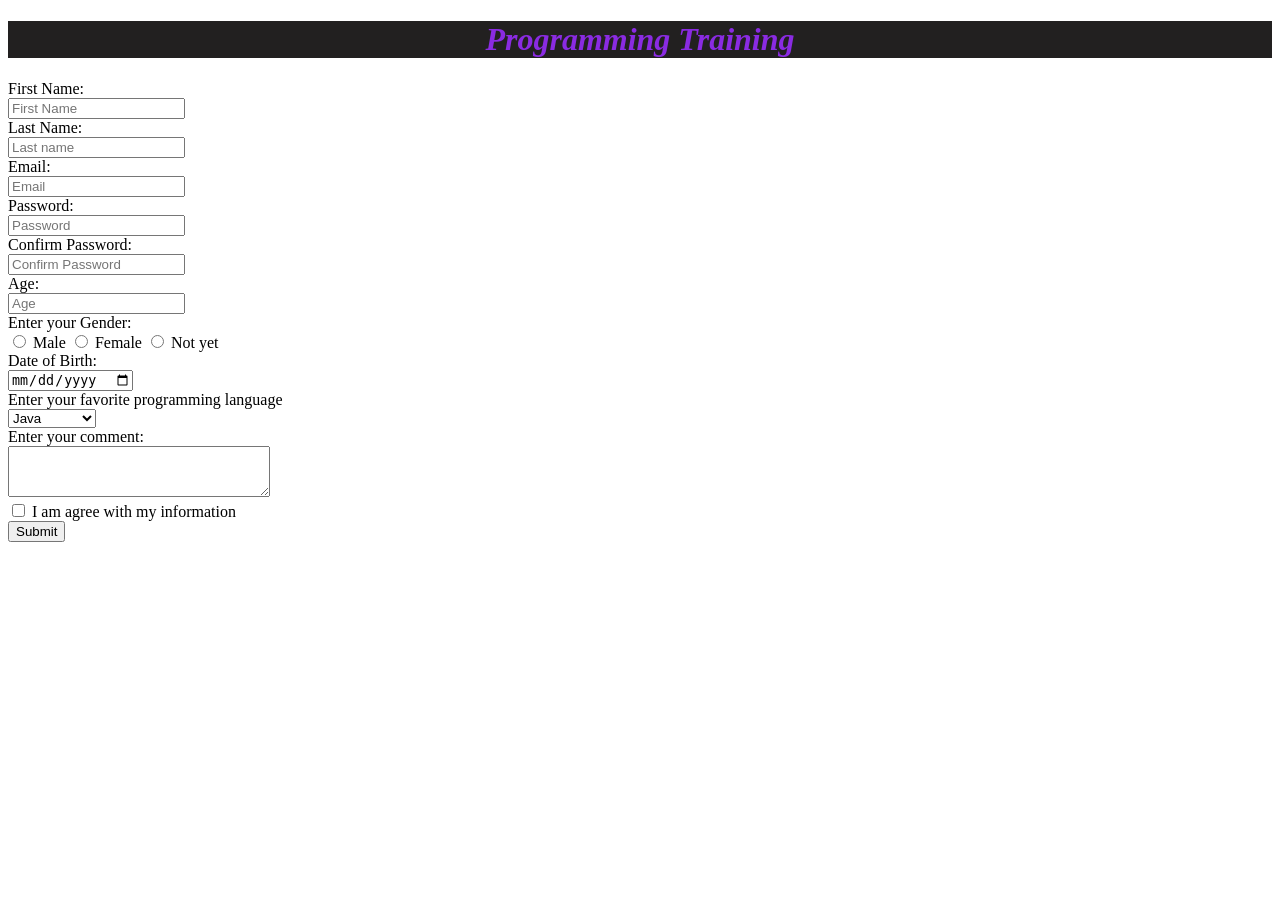
<file: index2.html>
<!DOCTYPE html>
<html lang="en">

<head>
    <meta charset="UTF-8">
    <meta name="viewport" content="width=device-width, initial-scale=1.0">
    <title>course</title>
    <link rel="stylesheet" href="style.css">
</head>
    <h1 class="programming">Programming Training</h1>
<body class="body">
    <form method="post">
        <div>
            <label for="First_Name">First Name: </label>
            <div>
                <input type="text" id="First_Name" placeholder="First Name" required>
            </div>
        </div>
        <div>
        <label for="Last_Name">Last Name: </label>
        <div>
            <input type="text" id="Last_Name" placeholder="Last name" required>
            </div>
        </div>
        <div>
            <label for="Email"> Email:</label>
            <div>
                <input type="email" id="Email" placeholder="Email" required>
            </div>
        </div>
        <div>
            <label for="Password">Password:</label>
            <div>
                <input type="password" id="Password" placeholder="Password" required>
            </div>
        </div>
        <div>
            <label for="confirm_Password">Confirm Password:</label>
            <div>
                <input type="password" id="confirm_Password" placeholder="Confirm Password" required>
            </div>
        </div>
        <div>
            <label for="Age">Age:</label>
            <div>
                <input type="number" id="Age" placeholder="Age" required>
            </div>
        </div>
        <div>
            <div>
                <label>Enter your Gender:</label>
            </div>
            <input type="radio" name="Gender" id="Male" required>
            <label for="Male">Male</label>
            <input type="radio" name="Gender" id="Female" required>
            <label for="Female" >Female</label>
            <input type="radio" name="Gender" id="not" required>
            <label for="not">Not yet</label>
        </div>
        <div>
            <label for="Date_of_Birthday">Date of Birth:</label>
            <div>
                <input type="date" id="Date_of_Birthday" required>
            </div>
        </div>
        <div>
            <label for="Planguage">Enter your favorite programming language</label>
            <div>
                <select id="Planguage">
                    <option value="Java">Java</option>
                    <option value="Python">Python</option>
                    <option value="C++">C++</option>
                    <option value="C">C</option>
                    <option value="Java Script">Java Script</option>
                    <option value="C#"> C# </option>
                    <option value="select">other</option>
                </select>
            </div>
        </div>
        <div>
            <label for="comment">Enter your comment:</label>
            <div>
                <textarea name="comment" id="comment" cols="30" rows="3"></textarea>
            </div>
        </div>
        <div>
            <input type="checkbox" name="approve" id="approve" required>
            <label for="approve">I am agree with my information</label>
        </div>
       <button>Submit</button>
    </form>
</body>
</html>
</file>
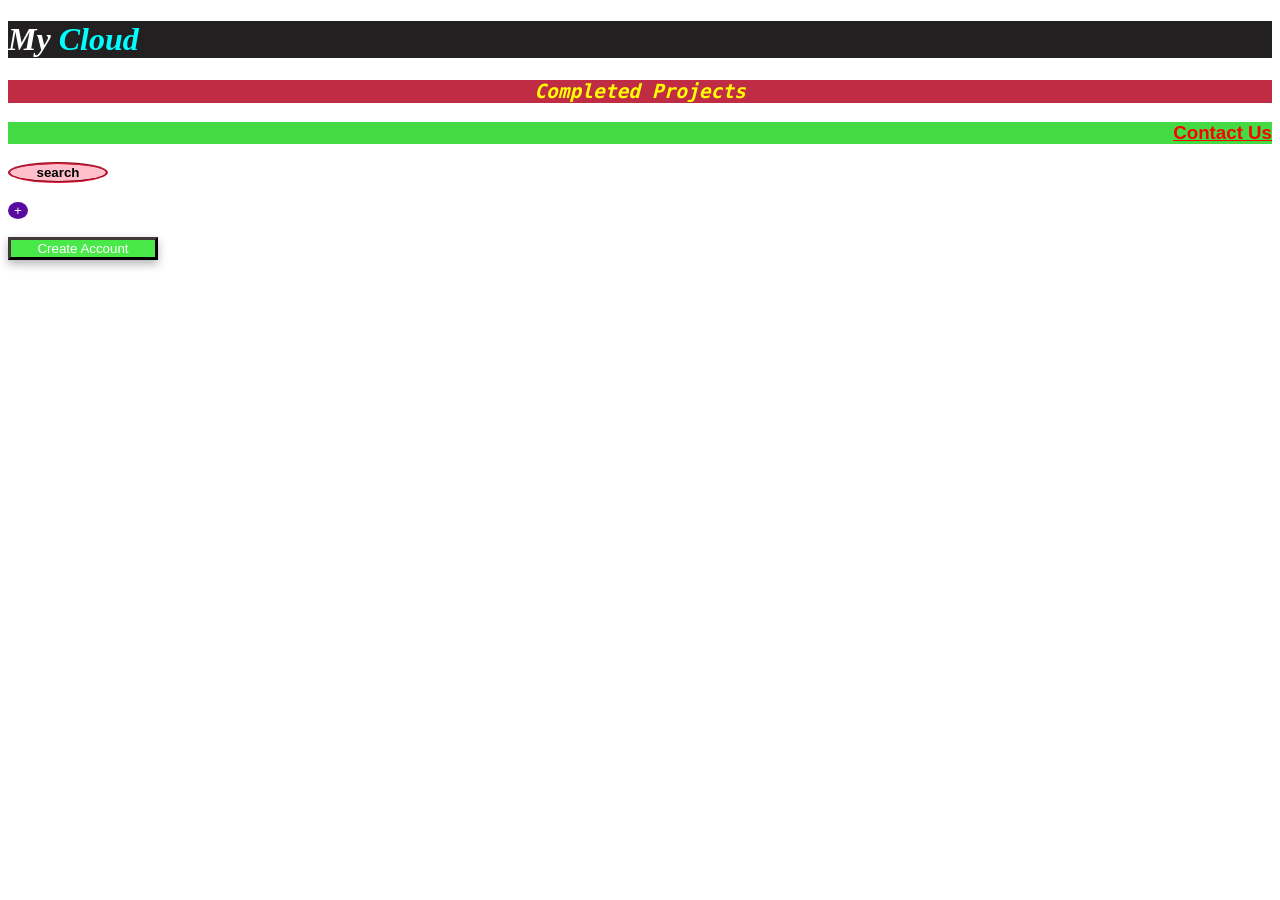
<file: index3.html>
<!DOCTYPE html>
<html lang="en">
<head>
    <meta charset="UTF-8">
    <meta name="viewport" content="width=device-width, initial-scale=1.0">
    <title>Document</title>
    <link rel="stylesheet" href="style.css">
</head>
<body>

        <h1>My <span>Cloud</span></h1>
        <h2 >Completed Projects</h2>
        <h3>Contact Us</h3>
<button class="one"> search </button>
<br>
<br>
<button class="two"> + </button>
<br>
<br>
<button class="three">Create Account</button>
</body>
</html>
</file>
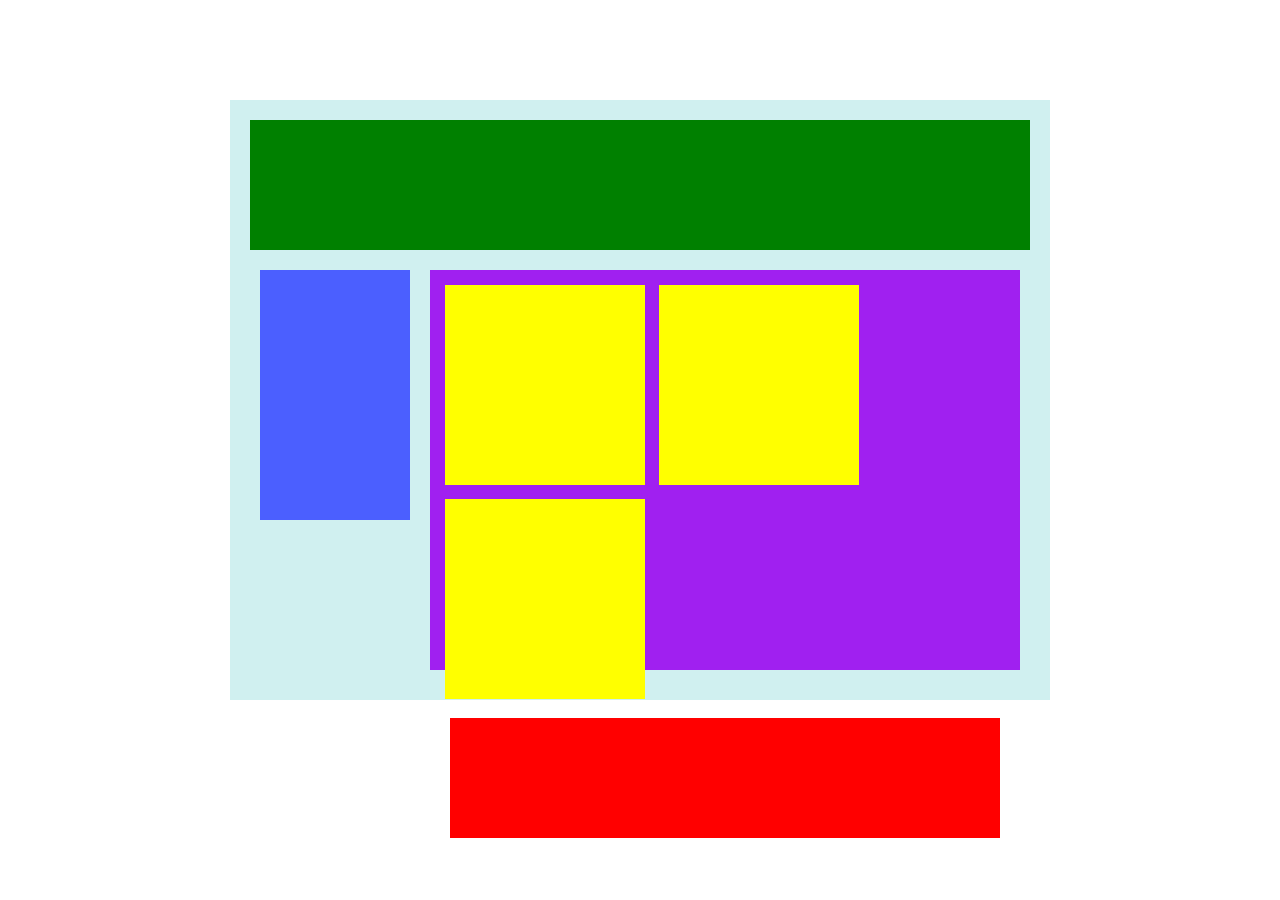
<file: flex project/flex.html>
<!DOCTYPE html>
<html lang="en">
<head>
    <meta charset="UTF-8">
    <meta name="viewport" content="width=device-width, initial-scale=1.0">
    <title>flex square</title>
    <link rel="stylesheet" href="flex.css">
</head>
<body>
    <div class="container">
        <div class="top_nav"></div>
        <div class="content">
            <div class="side_nav"></div>
            <div class="main">
                    <div class="sub_content"></div>
                    <div class="sub_content"></div>
                    <div class="sub_content"></div>
                    <div class="bottom"></div>
            </div>
        </div>
    </div>
</body>
</html>
</file>
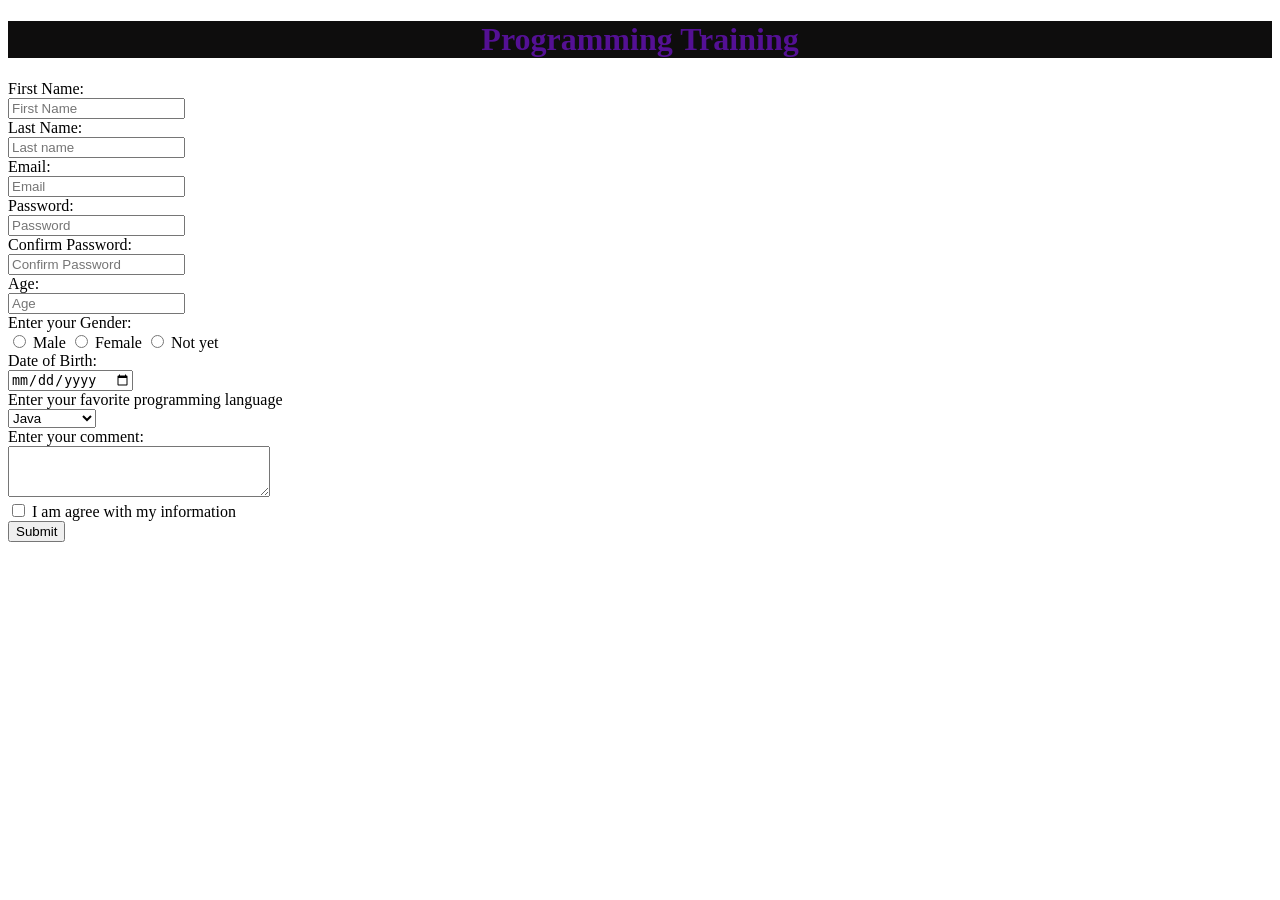
<file: form/programming form.html>
<!DOCTYPE html>
<html lang="en">

<head>
    <meta charset="UTF-8">
    <meta name="viewport" content="width=device-width, initial-scale=1.0">
    <title>course</title>
    <link rel="stylesheet" href="form.css">
</head>
    <h1 class="programming">Programming Training</h1>
<body class="body">
    <form method="post">
        <div>
            <label for="First_Name">First Name: </label>
            <div>
                <input type="text" id="First_Name" placeholder="First Name" required>
            </div>
        </div>
        <div>
        <label for="Last_Name">Last Name: </label>
        <div>
            <input type="text" id="Last_Name" placeholder="Last name" required>
            </div>
        </div>
        <div>
            <label for="Email"> Email:</label>
            <div>
                <input type="email" id="Email" placeholder="Email" required>
            </div>
        </div>
        <div>
            <label for="Password">Password:</label>
            <div>
                <input type="password" id="Password" placeholder="Password" required>
            </div>
        </div>
        <div>
            <label for="confirm_Password">Confirm Password:</label>
            <div>
                <input type="password" id="confirm_Password" placeholder="Confirm Password" required>
            </div>
        </div>
        <div>
            <label for="Age">Age:</label>
            <div>
                <input type="number" id="Age" placeholder="Age" required>
            </div>
        </div>
        <div>
            <div>
                <label>Enter your Gender:</label>
            </div>
            <input type="radio" name="Gender" id="Male" required>
            <label for="Male">Male</label>
            <input type="radio" name="Gender" id="Female" required>
            <label for="Female" >Female</label>
            <input type="radio" name="Gender" id="not" required>
            <label for="not">Not yet</label>
        </div>
        <div>
            <label for="Date_of_Birthday">Date of Birth:</label>
            <div>
                <input type="date" id="Date_of_Birthday" required>
            </div>
        </div>
        <div>
            <label for="Planguage">Enter your favorite programming language</label>
            <div>
                <select id="Planguage">
                    <option value="Java">Java</option>
                    <option value="Python">Python</option>
                    <option value="C++">C++</option>
                    <option value="C">C</option>
                    <option value="Java Script">Java Script</option>
                    <option value="C#"> C# </option>
                    <option value="select">other</option>
                </select>
            </div>
        </div>
        <div>
            <label for="comment">Enter your comment:</label>
            <div>
                <textarea name="comment" id="comment" cols="30" rows="3"></textarea>
            </div>
        </div>
        <div>
            <input type="checkbox" name="approve" id="approve" required>
            <label for="approve">I am agree with my information</label>
        </div>
       <button>Submit</button>
    </form>
</body>
</html>
</file>
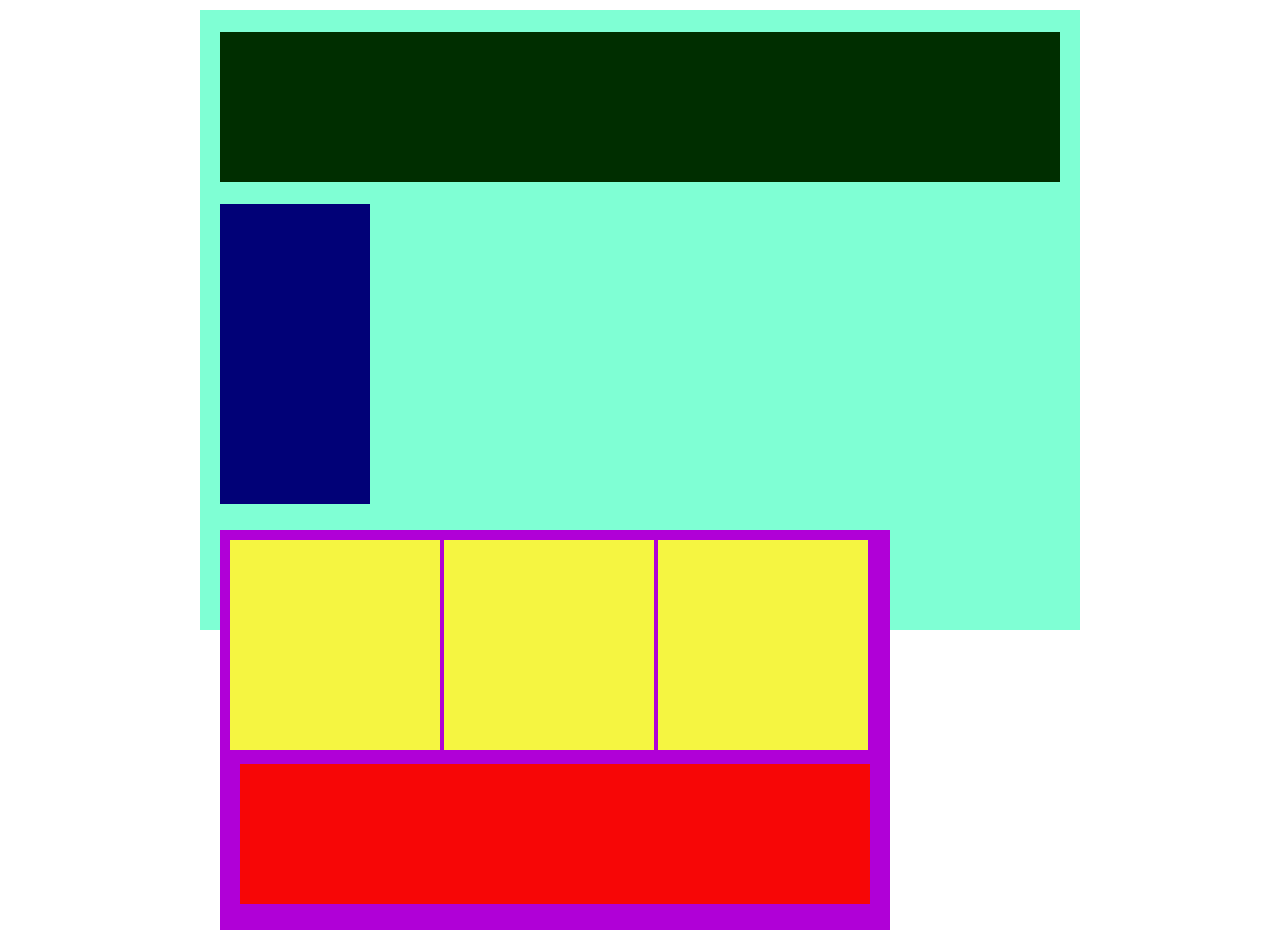
<file: inline-block/inline-block.html>
<!DOCTYPE html>
<html lang="en">
<head>
    <meta charset="UTF-8">
    <meta name="viewport" content="width=device-width, initial-scale=1.0">
    <title>inline block square</title>
    <link rel="stylesheet" href="inline-block.css">
</head>
<body>
    <div class="container">
        <div class="top_nav"></div>
        <div class="side_nav"></div>
        <div class="main">
            <div class="sub_content"></div>
            <div class="sub_content"></div>
            <div class="sub_content"></div>
            <div id="advertisement"></div>
        </div>
    </div>
</body>
</html>
</file>
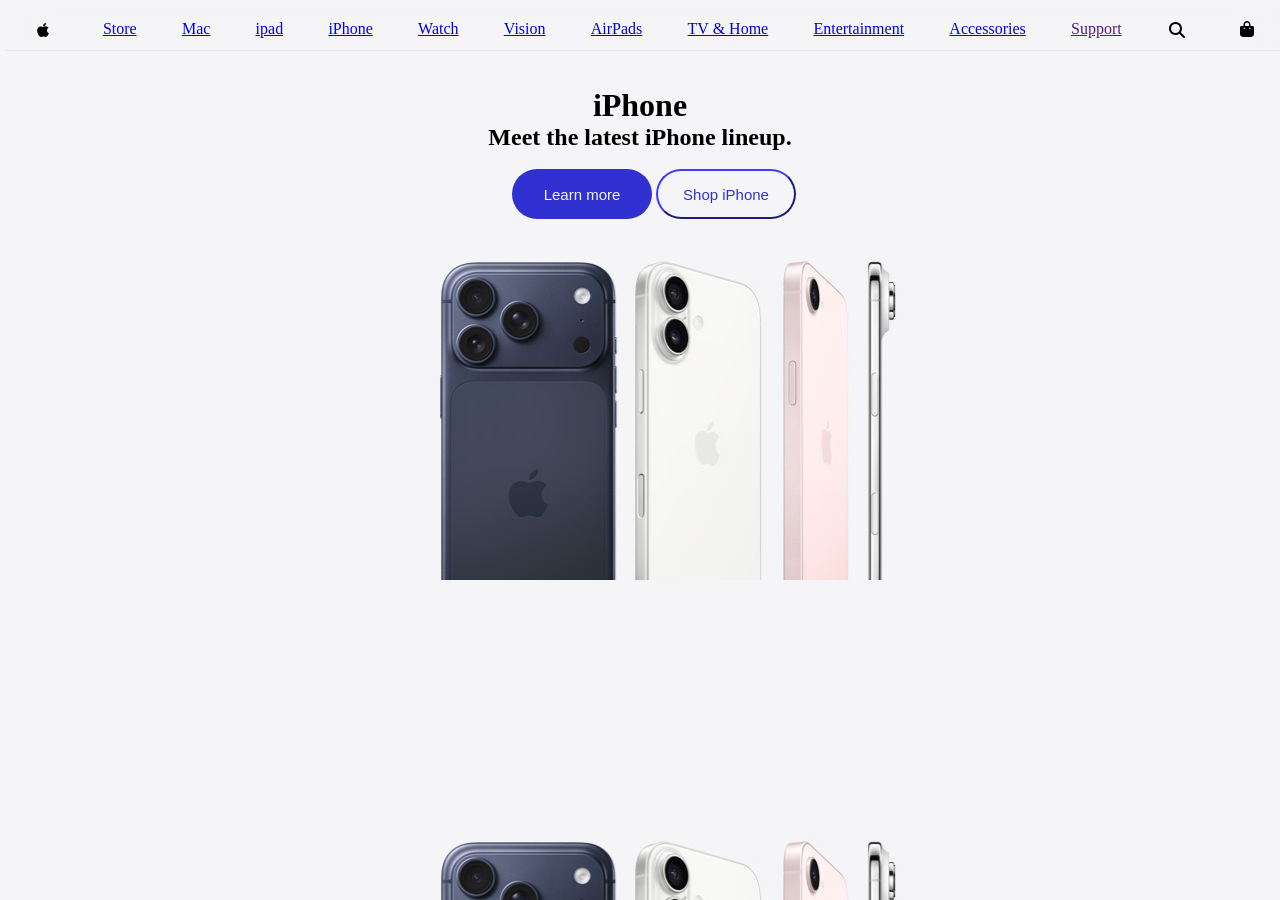
<file: iPhone/iPhone.html>
<!DOCTYPE html>
<html lang="en">
<head>
    <meta charset="UTF-8">
    <meta name="viewport" content="width=device-width, initial-scale=1.0">
    <title>iPhone</title>
    <link rel="stylesheet" href="iPhone.css">
    <link rel="stylesheet" href="https://cdnjs.cloudflare.com/ajax/libs/font-awesome/6.5.1/css/all.min.css">
</head>
<body>
    <div class="navbar">
    <img class="apple" src="image/apple-brands-solid-full.svg" alt="apple logo">   
    <a href="#" class="store">Store</a> 
    <a href="#" class="mac">Mac</a>
    <a href="#" class="ipad">ipad</a>
    <a href="#" class="iPhone">iPhone</a>
    <a href="#" class="Watch">Watch</a>
    <a href="#" class="Vision">Vision</a>
    <a href="#" class="AirPads">AirPads</a>
    <a href="#" class="TV">TV & Home</a>
    <a href="#" class="Entertainment">Entertainment</a>
    <a href="#" class="Accessories">Accessories</a>
    <a href="" class="Support">Support</a>
    <img class="search" src="image/magnifying-glass-solid-full (2).svg" alt="search logo">
    <img class="shopping" src="image/bag-shopping-solid-full.svg" alt="shopping logo">
    </div>
    <br>
    <br>
    <div class="main">
        <h1>iPhone</h1>
        <h5> Meet the latest iPhone lineup.</h5>
        <br>
        <a href="#"><button id="Learn">Learn more</button></a>
        <a href="#"><button id="Shop">Shop iPhone</button></a>
    </div>
</body>
</html>
</file>
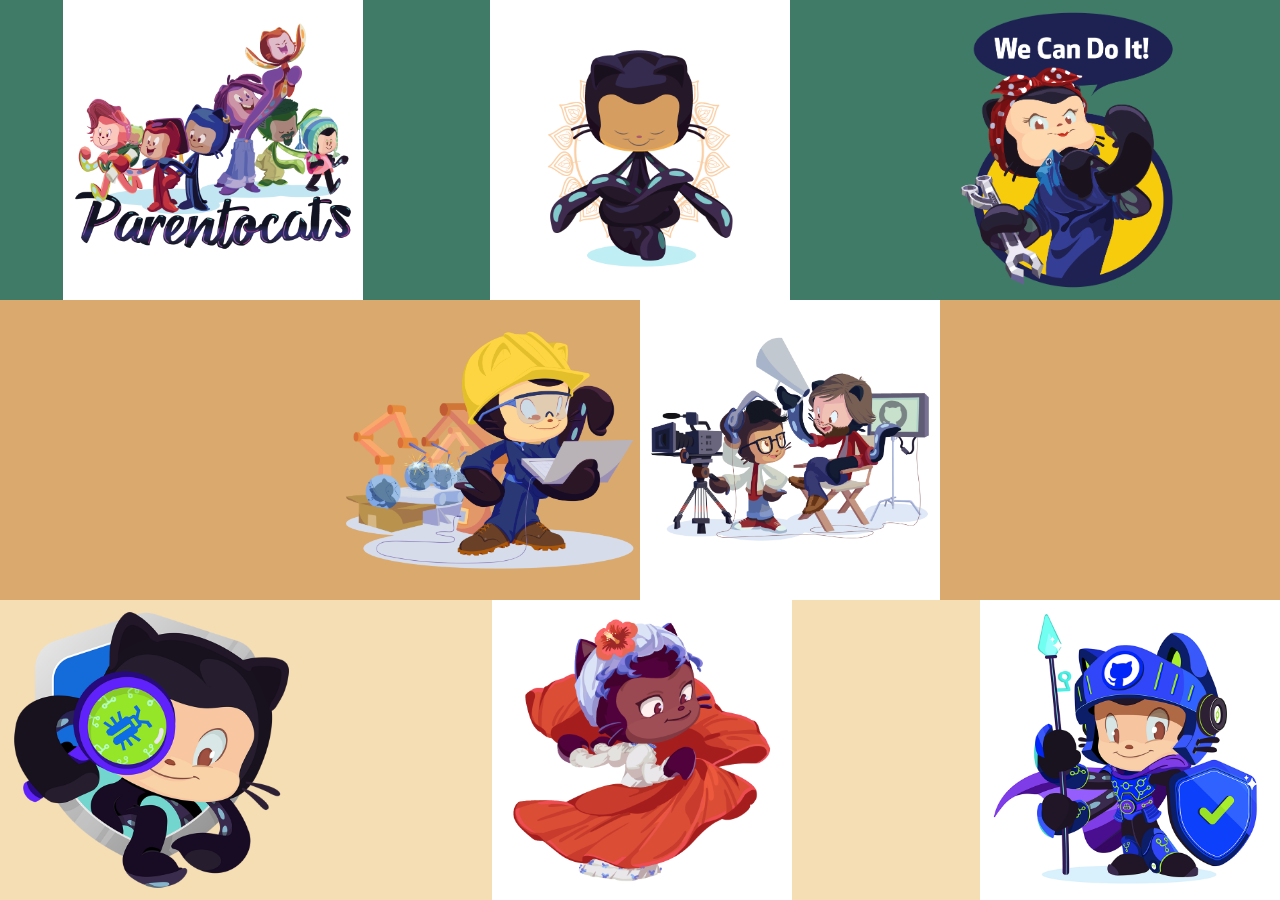
<file: main&cross axis/main&cross axis task.html>
<!DOCTYPE html>
<html lang="en">
<head>
    <meta charset="UTF-8">
    <meta name="viewport" content="width=device-width, initial-scale=1.0">
    <title>Document</title>
    <link rel="stylesheet" href="main&cross axis.css">
    <link rel="stylesheet" href="">
</head>
<body>
    <div class="first">
        <img src="image/Parentocats_FULL4.png" alt="github image">
        <img src="image/yogitocat5.png" alt="github image">
        <img src="image/mona-the-rivetertocat6.png" alt="github image">
    
    </div>
    <div class="second">
        <img src="image/manufacturetocat7.png" alt="github image">
        <img src="image/filmtocats8.png" alt="github image">
    </div>
    <div class="third">    
        <img src="image/securitocat.png" alt="github image">
        <img src="image/Octodex2.png" alt="github image">
        <img src="image/securityknightocat3.png" alt="github image">
    </div>
</body>
</html>
</file>
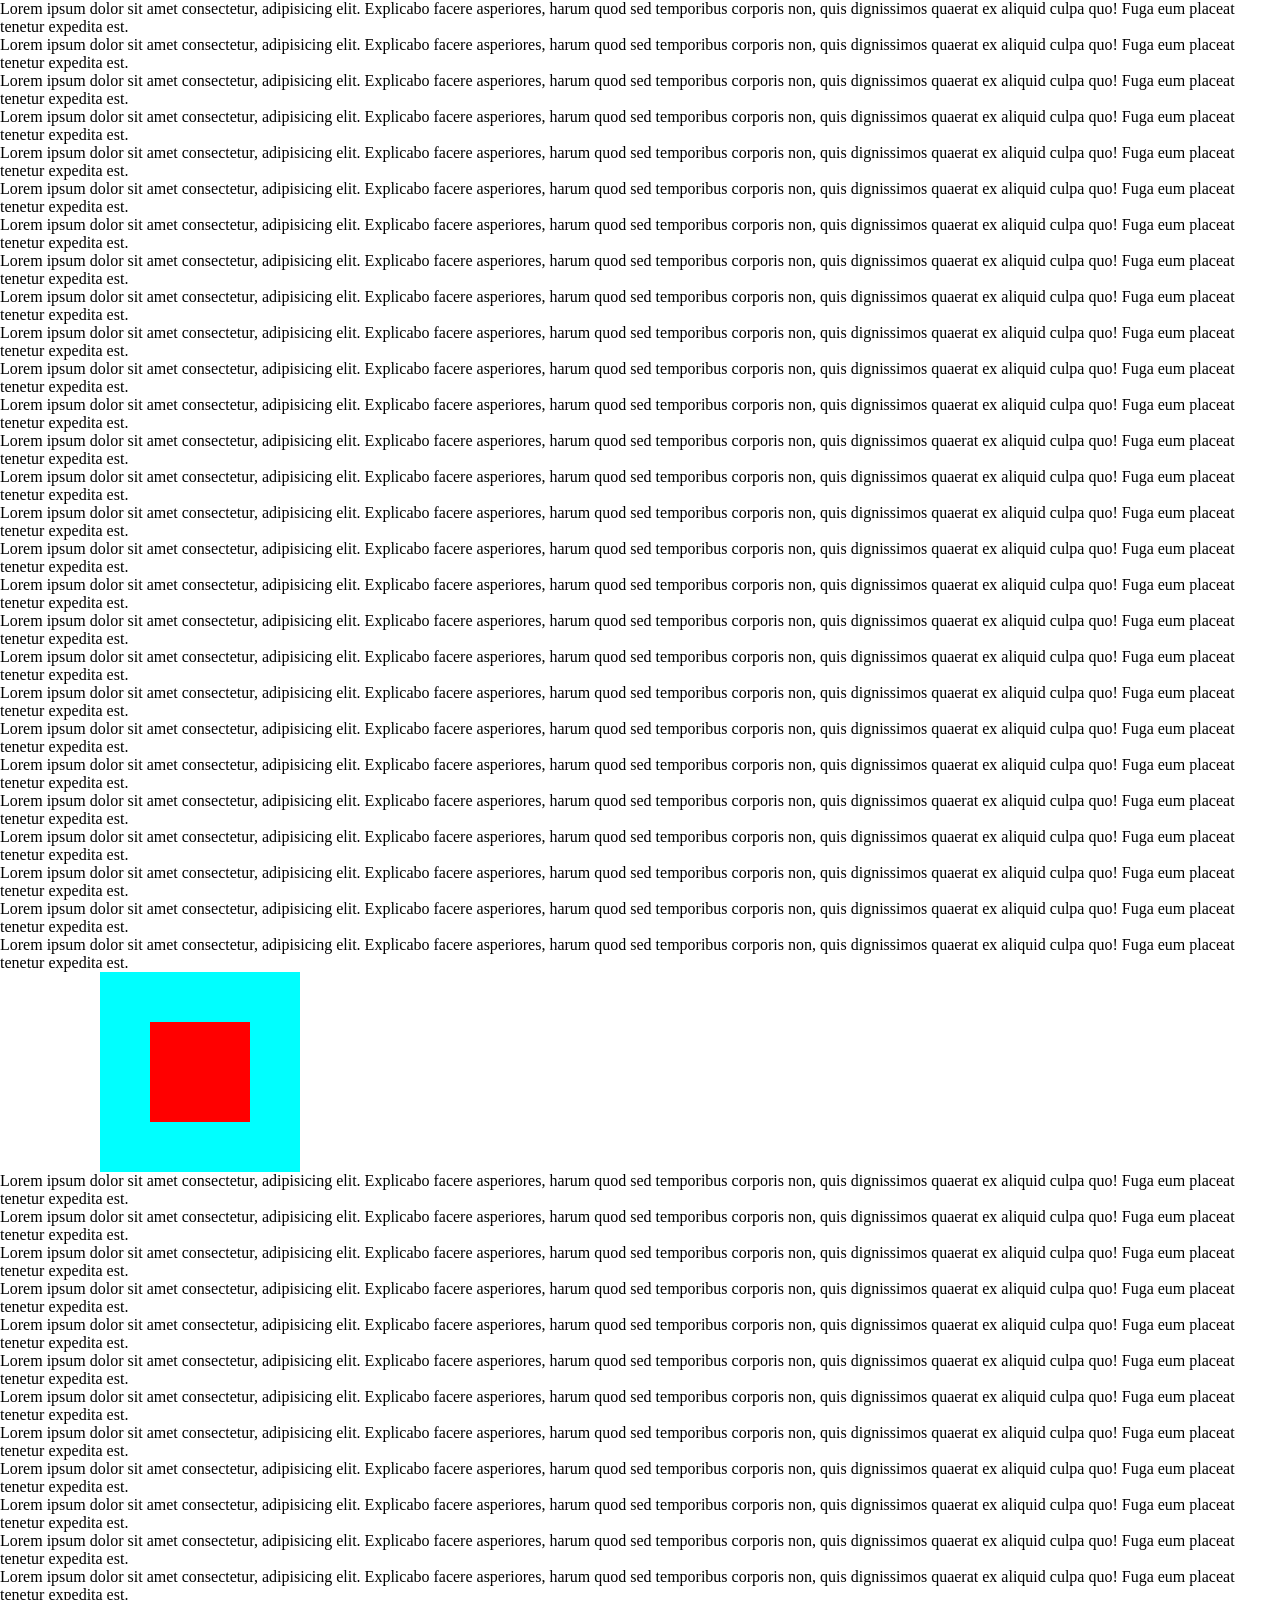
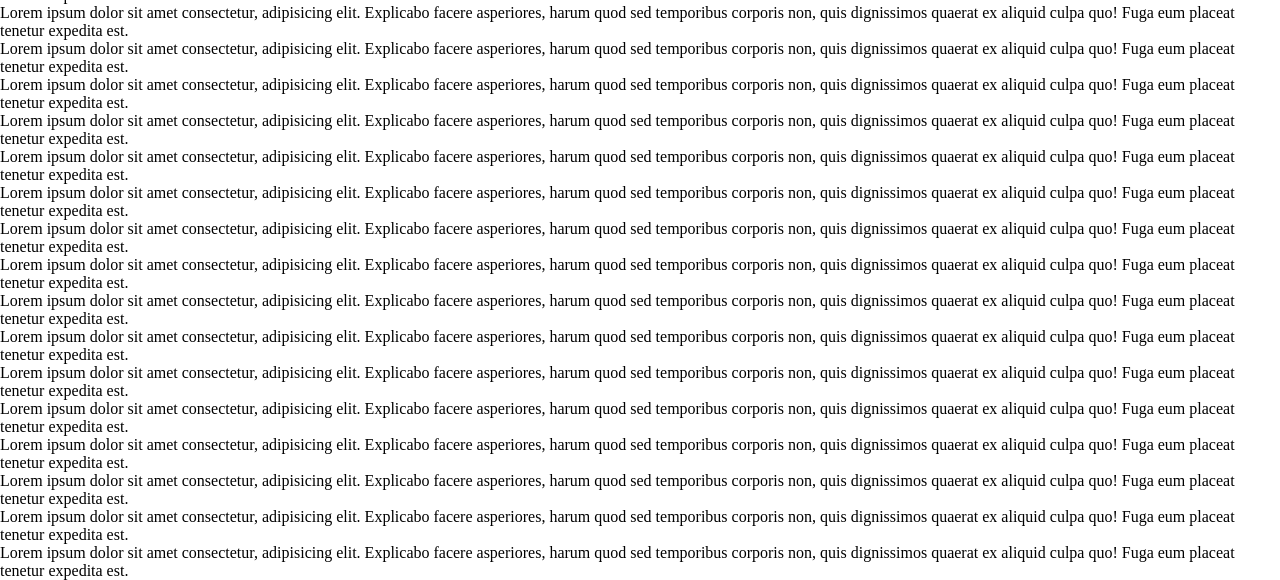
<file: position/position.html>
<!DOCTYPE html>
<html lang="en">
<head>
    <meta charset="UTF-8">
    <meta name="viewport" content="width=device-width, initial-scale=1.0">
    <title>position</title>
    <link rel="stylesheet" href="position.css">
</head>
<body>
    <p>Lorem ipsum dolor sit amet consectetur, adipisicing elit. Explicabo facere asperiores, harum quod sed temporibus corporis non, quis dignissimos quaerat ex aliquid culpa quo! Fuga eum placeat tenetur expedita est.</p>
    <p>Lorem ipsum dolor sit amet consectetur, adipisicing elit. Explicabo facere asperiores, harum quod sed temporibus corporis non, quis dignissimos quaerat ex aliquid culpa quo! Fuga eum placeat tenetur expedita est.</p>
    <p>Lorem ipsum dolor sit amet consectetur, adipisicing elit. Explicabo facere asperiores, harum quod sed temporibus corporis non, quis dignissimos quaerat ex aliquid culpa quo! Fuga eum placeat tenetur expedita est.</p>
    <p>Lorem ipsum dolor sit amet consectetur, adipisicing elit. Explicabo facere asperiores, harum quod sed temporibus corporis non, quis dignissimos quaerat ex aliquid culpa quo! Fuga eum placeat tenetur expedita est.</p>
    <p>Lorem ipsum dolor sit amet consectetur, adipisicing elit. Explicabo facere asperiores, harum quod sed temporibus corporis non, quis dignissimos quaerat ex aliquid culpa quo! Fuga eum placeat tenetur expedita est.</p>
    <p>Lorem ipsum dolor sit amet consectetur, adipisicing elit. Explicabo facere asperiores, harum quod sed temporibus corporis non, quis dignissimos quaerat ex aliquid culpa quo! Fuga eum placeat tenetur expedita est.</p>
    <p>Lorem ipsum dolor sit amet consectetur, adipisicing elit. Explicabo facere asperiores, harum quod sed temporibus corporis non, quis dignissimos quaerat ex aliquid culpa quo! Fuga eum placeat tenetur expedita est.</p>
    <p>Lorem ipsum dolor sit amet consectetur, adipisicing elit. Explicabo facere asperiores, harum quod sed temporibus corporis non, quis dignissimos quaerat ex aliquid culpa quo! Fuga eum placeat tenetur expedita est.</p>
    <p>Lorem ipsum dolor sit amet consectetur, adipisicing elit. Explicabo facere asperiores, harum quod sed temporibus corporis non, quis dignissimos quaerat ex aliquid culpa quo! Fuga eum placeat tenetur expedita est.</p>
    <p>Lorem ipsum dolor sit amet consectetur, adipisicing elit. Explicabo facere asperiores, harum quod sed temporibus corporis non, quis dignissimos quaerat ex aliquid culpa quo! Fuga eum placeat tenetur expedita est.</p>
    <p>Lorem ipsum dolor sit amet consectetur, adipisicing elit. Explicabo facere asperiores, harum quod sed temporibus corporis non, quis dignissimos quaerat ex aliquid culpa quo! Fuga eum placeat tenetur expedita est.</p>
    <p>Lorem ipsum dolor sit amet consectetur, adipisicing elit. Explicabo facere asperiores, harum quod sed temporibus corporis non, quis dignissimos quaerat ex aliquid culpa quo! Fuga eum placeat tenetur expedita est.</p>
    <p>Lorem ipsum dolor sit amet consectetur, adipisicing elit. Explicabo facere asperiores, harum quod sed temporibus corporis non, quis dignissimos quaerat ex aliquid culpa quo! Fuga eum placeat tenetur expedita est.</p>
    <p>Lorem ipsum dolor sit amet consectetur, adipisicing elit. Explicabo facere asperiores, harum quod sed temporibus corporis non, quis dignissimos quaerat ex aliquid culpa quo! Fuga eum placeat tenetur expedita est.</p>
    <p>Lorem ipsum dolor sit amet consectetur, adipisicing elit. Explicabo facere asperiores, harum quod sed temporibus corporis non, quis dignissimos quaerat ex aliquid culpa quo! Fuga eum placeat tenetur expedita est.</p>
    <p>Lorem ipsum dolor sit amet consectetur, adipisicing elit. Explicabo facere asperiores, harum quod sed temporibus corporis non, quis dignissimos quaerat ex aliquid culpa quo! Fuga eum placeat tenetur expedita est.</p>
    <p>Lorem ipsum dolor sit amet consectetur, adipisicing elit. Explicabo facere asperiores, harum quod sed temporibus corporis non, quis dignissimos quaerat ex aliquid culpa quo! Fuga eum placeat tenetur expedita est.</p>
    <p>Lorem ipsum dolor sit amet consectetur, adipisicing elit. Explicabo facere asperiores, harum quod sed temporibus corporis non, quis dignissimos quaerat ex aliquid culpa quo! Fuga eum placeat tenetur expedita est.</p>
    <p>Lorem ipsum dolor sit amet consectetur, adipisicing elit. Explicabo facere asperiores, harum quod sed temporibus corporis non, quis dignissimos quaerat ex aliquid culpa quo! Fuga eum placeat tenetur expedita est.</p>
    <p>Lorem ipsum dolor sit amet consectetur, adipisicing elit. Explicabo facere asperiores, harum quod sed temporibus corporis non, quis dignissimos quaerat ex aliquid culpa quo! Fuga eum placeat tenetur expedita est.</p>
    <p>Lorem ipsum dolor sit amet consectetur, adipisicing elit. Explicabo facere asperiores, harum quod sed temporibus corporis non, quis dignissimos quaerat ex aliquid culpa quo! Fuga eum placeat tenetur expedita est.</p>
    <p>Lorem ipsum dolor sit amet consectetur, adipisicing elit. Explicabo facere asperiores, harum quod sed temporibus corporis non, quis dignissimos quaerat ex aliquid culpa quo! Fuga eum placeat tenetur expedita est.</p>
    <p>Lorem ipsum dolor sit amet consectetur, adipisicing elit. Explicabo facere asperiores, harum quod sed temporibus corporis non, quis dignissimos quaerat ex aliquid culpa quo! Fuga eum placeat tenetur expedita est.</p>
    <p>Lorem ipsum dolor sit amet consectetur, adipisicing elit. Explicabo facere asperiores, harum quod sed temporibus corporis non, quis dignissimos quaerat ex aliquid culpa quo! Fuga eum placeat tenetur expedita est.</p>
    <p>Lorem ipsum dolor sit amet consectetur, adipisicing elit. Explicabo facere asperiores, harum quod sed temporibus corporis non, quis dignissimos quaerat ex aliquid culpa quo! Fuga eum placeat tenetur expedita est.</p>
    <p>Lorem ipsum dolor sit amet consectetur, adipisicing elit. Explicabo facere asperiores, harum quod sed temporibus corporis non, quis dignissimos quaerat ex aliquid culpa quo! Fuga eum placeat tenetur expedita est.</p>
    <p>Lorem ipsum dolor sit amet consectetur, adipisicing elit. Explicabo facere asperiores, harum quod sed temporibus corporis non, quis dignissimos quaerat ex aliquid culpa quo! Fuga eum placeat tenetur expedita est.</p>

    <div class="parent">
        <div class="child"></div>
    </div>
    <p>Lorem ipsum dolor sit amet consectetur, adipisicing elit. Explicabo facere asperiores, harum quod sed temporibus corporis non, quis dignissimos quaerat ex aliquid culpa quo! Fuga eum placeat tenetur expedita est.</p>
    <p>Lorem ipsum dolor sit amet consectetur, adipisicing elit. Explicabo facere asperiores, harum quod sed temporibus corporis non, quis dignissimos quaerat ex aliquid culpa quo! Fuga eum placeat tenetur expedita est.</p>
    <p>Lorem ipsum dolor sit amet consectetur, adipisicing elit. Explicabo facere asperiores, harum quod sed temporibus corporis non, quis dignissimos quaerat ex aliquid culpa quo! Fuga eum placeat tenetur expedita est.</p>
    <p>Lorem ipsum dolor sit amet consectetur, adipisicing elit. Explicabo facere asperiores, harum quod sed temporibus corporis non, quis dignissimos quaerat ex aliquid culpa quo! Fuga eum placeat tenetur expedita est.</p>
    <p>Lorem ipsum dolor sit amet consectetur, adipisicing elit. Explicabo facere asperiores, harum quod sed temporibus corporis non, quis dignissimos quaerat ex aliquid culpa quo! Fuga eum placeat tenetur expedita est.</p>
    <p>Lorem ipsum dolor sit amet consectetur, adipisicing elit. Explicabo facere asperiores, harum quod sed temporibus corporis non, quis dignissimos quaerat ex aliquid culpa quo! Fuga eum placeat tenetur expedita est.</p>
    <p>Lorem ipsum dolor sit amet consectetur, adipisicing elit. Explicabo facere asperiores, harum quod sed temporibus corporis non, quis dignissimos quaerat ex aliquid culpa quo! Fuga eum placeat tenetur expedita est.</p>
    <p>Lorem ipsum dolor sit amet consectetur, adipisicing elit. Explicabo facere asperiores, harum quod sed temporibus corporis non, quis dignissimos quaerat ex aliquid culpa quo! Fuga eum placeat tenetur expedita est.</p>
    <p>Lorem ipsum dolor sit amet consectetur, adipisicing elit. Explicabo facere asperiores, harum quod sed temporibus corporis non, quis dignissimos quaerat ex aliquid culpa quo! Fuga eum placeat tenetur expedita est.</p>
    <p>Lorem ipsum dolor sit amet consectetur, adipisicing elit. Explicabo facere asperiores, harum quod sed temporibus corporis non, quis dignissimos quaerat ex aliquid culpa quo! Fuga eum placeat tenetur expedita est.</p>
    <p>Lorem ipsum dolor sit amet consectetur, adipisicing elit. Explicabo facere asperiores, harum quod sed temporibus corporis non, quis dignissimos quaerat ex aliquid culpa quo! Fuga eum placeat tenetur expedita est.</p>
    <p>Lorem ipsum dolor sit amet consectetur, adipisicing elit. Explicabo facere asperiores, harum quod sed temporibus corporis non, quis dignissimos quaerat ex aliquid culpa quo! Fuga eum placeat tenetur expedita est.</p>
    <p>Lorem ipsum dolor sit amet consectetur, adipisicing elit. Explicabo facere asperiores, harum quod sed temporibus corporis non, quis dignissimos quaerat ex aliquid culpa quo! Fuga eum placeat tenetur expedita est.</p>
    <p>Lorem ipsum dolor sit amet consectetur, adipisicing elit. Explicabo facere asperiores, harum quod sed temporibus corporis non, quis dignissimos quaerat ex aliquid culpa quo! Fuga eum placeat tenetur expedita est.</p>
    <p>Lorem ipsum dolor sit amet consectetur, adipisicing elit. Explicabo facere asperiores, harum quod sed temporibus corporis non, quis dignissimos quaerat ex aliquid culpa quo! Fuga eum placeat tenetur expedita est.</p>
    <p>Lorem ipsum dolor sit amet consectetur, adipisicing elit. Explicabo facere asperiores, harum quod sed temporibus corporis non, quis dignissimos quaerat ex aliquid culpa quo! Fuga eum placeat tenetur expedita est.</p>
    <p>Lorem ipsum dolor sit amet consectetur, adipisicing elit. Explicabo facere asperiores, harum quod sed temporibus corporis non, quis dignissimos quaerat ex aliquid culpa quo! Fuga eum placeat tenetur expedita est.</p>
    <p>Lorem ipsum dolor sit amet consectetur, adipisicing elit. Explicabo facere asperiores, harum quod sed temporibus corporis non, quis dignissimos quaerat ex aliquid culpa quo! Fuga eum placeat tenetur expedita est.</p>
    <p>Lorem ipsum dolor sit amet consectetur, adipisicing elit. Explicabo facere asperiores, harum quod sed temporibus corporis non, quis dignissimos quaerat ex aliquid culpa quo! Fuga eum placeat tenetur expedita est.</p>
    <p>Lorem ipsum dolor sit amet consectetur, adipisicing elit. Explicabo facere asperiores, harum quod sed temporibus corporis non, quis dignissimos quaerat ex aliquid culpa quo! Fuga eum placeat tenetur expedita est.</p>
    <p>Lorem ipsum dolor sit amet consectetur, adipisicing elit. Explicabo facere asperiores, harum quod sed temporibus corporis non, quis dignissimos quaerat ex aliquid culpa quo! Fuga eum placeat tenetur expedita est.</p>
    <p>Lorem ipsum dolor sit amet consectetur, adipisicing elit. Explicabo facere asperiores, harum quod sed temporibus corporis non, quis dignissimos quaerat ex aliquid culpa quo! Fuga eum placeat tenetur expedita est.</p>
    <p>Lorem ipsum dolor sit amet consectetur, adipisicing elit. Explicabo facere asperiores, harum quod sed temporibus corporis non, quis dignissimos quaerat ex aliquid culpa quo! Fuga eum placeat tenetur expedita est.</p>
    <p>Lorem ipsum dolor sit amet consectetur, adipisicing elit. Explicabo facere asperiores, harum quod sed temporibus corporis non, quis dignissimos quaerat ex aliquid culpa quo! Fuga eum placeat tenetur expedita est.</p>
    <p>Lorem ipsum dolor sit amet consectetur, adipisicing elit. Explicabo facere asperiores, harum quod sed temporibus corporis non, quis dignissimos quaerat ex aliquid culpa quo! Fuga eum placeat tenetur expedita est.</p>
    <p>Lorem ipsum dolor sit amet consectetur, adipisicing elit. Explicabo facere asperiores, harum quod sed temporibus corporis non, quis dignissimos quaerat ex aliquid culpa quo! Fuga eum placeat tenetur expedita est.</p>
    <p>Lorem ipsum dolor sit amet consectetur, adipisicing elit. Explicabo facere asperiores, harum quod sed temporibus corporis non, quis dignissimos quaerat ex aliquid culpa quo! Fuga eum placeat tenetur expedita est.</p>
    <p>Lorem ipsum dolor sit amet consectetur, adipisicing elit. Explicabo facere asperiores, harum quod sed temporibus corporis non, quis dignissimos quaerat ex aliquid culpa quo! Fuga eum placeat tenetur expedita est.</p>

    </html>
</file>
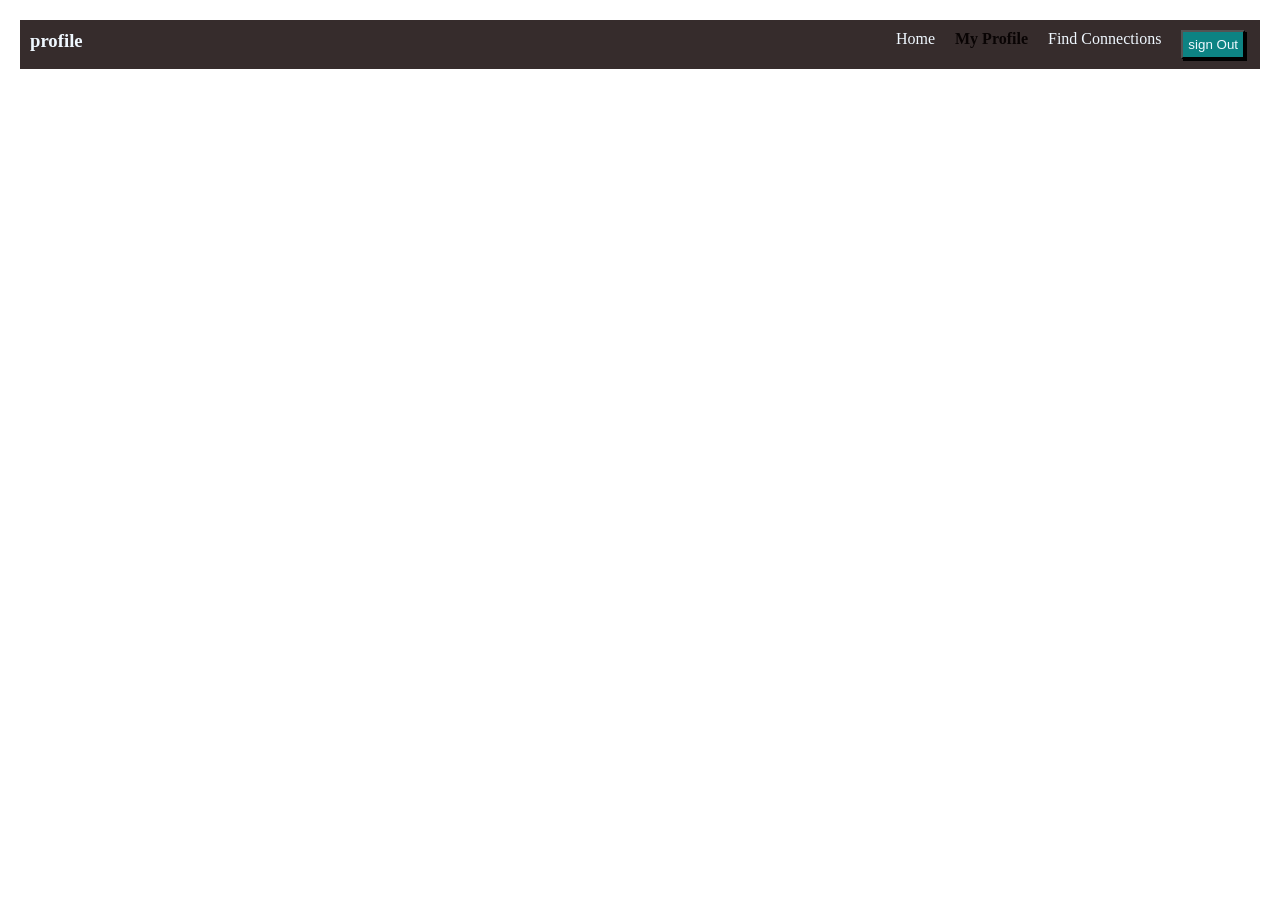
<file: profile nav/profile.html>
<!DOCTYPE html>
<html lang="en">
<head>
    <meta charset="UTF-8">
    <meta name="viewport" content="width=device-width, initial-scale=1.0">
    <title>Document</title>
    <link rel="stylesheet" href="profile.css">
</head>
<body>
    <nav>
        <h3>profile</h3>
        <div class="links"> 
            <a href="">Home</a>
            <a href="" id="profile">My Profile</a>
            <a href="">Find Connections</a>
            <button class="sign">sign Out</button>
        </div>

    </nav>

</body>
</html>
</file>
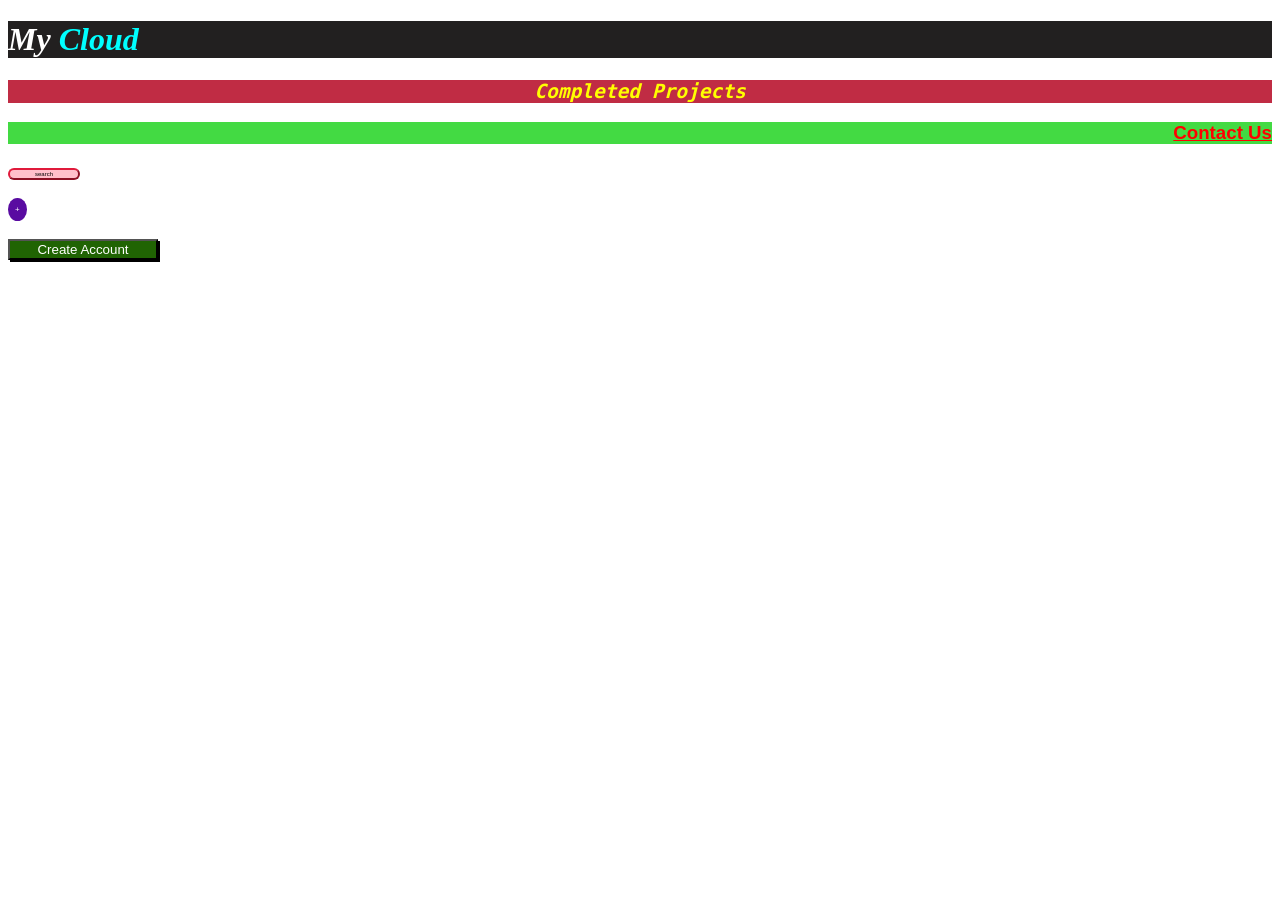
<file: style&button/button&style.html>
<!DOCTYPE html>
<html lang="en">
<head>
    <meta charset="UTF-8">
    <meta name="viewport" content="width=device-width, initial-scale=1.0">
    <title>Document</title>
    <link rel="stylesheet" href="button style.css">
</head>
<body>

        <h1>My <span>Cloud</span></h1>
        <h2 >Completed Projects</h2>
        <h3>Contact Us</h3>
<button class="search"> search </button>
<br>
<br>
<button class="plus"> + </button>
<br>
<br>
<button class="create">Create Account</button>
</body>
</html>
</file>
<file: style.css>
.programming{
    color: blueviolet;
    text-align: center;
}
.body{
    color: rgb(0, 0, 0);
}

span{color: aqua;}
h1{
    text-align: left;
    background-color: rgb(34, 32, 32);
    color:white;
    font-family: 'Times New Roman', Times, serif;
    font-style: oblique;
}
h2{text-align: center;
    color: yellow;
    background-color: rgb(192, 44, 68);
    font-family: monospace;
    font-style: italic;
}
h3{
    text-align: right;
    color: red;
    background-color: rgb(67, 218, 67);
    font-family:'Segoe UI', Tahoma, Geneva, Verdana, sans-serif;
    font-style: normal;
    text-decoration: underline;
}
.one{
   
    color: rgb(0, 0, 0);
    border-color: rgb(224, 26, 59);
    background-color: pink;
    border-radius: 50%;
    border-width: 2px;
    width: 100px;
    text-align: center;
    font-weight: bold;
    border-style: groove;
}
.two{
    color: white;
    background-color: #590ba1;
    border-radius: 50%;
    border-style: hidden;
    width: 20px;
    text-align: center;
    size: 40px;
}
.three{
    color: white;
    background-color: rgb(74, 233, 74);
    text-align: center;
    width: 150px;
    border-color: rgb(66, 57, 57);
    box-shadow: 0px 4px 10px rgba(0, 0, 0, 0.3);
    border-width: 3px;
}
</file>
<file: flex project/flex.css>
*{
    margin: 0px;
    padding: 0px;
    box-sizing: border-box;
}
.container{
    height: 600px;
    background-color: #d0f0f0;
    padding: 20px;
    margin: 100px 230px;
}

.top_nav{
    padding: 15px;
    height: 130px;
    background-color: #008000;
    margin-bottom: 10px;
}
.content{
    display:flex;
}
.side_nav{
    margin: 10px;
    height: 250px;
    width: 150px;
    background-color: #4b5fff;
}
.main{
    flex: 3;
    height: 400px;
    background-color: #a020f0;
    padding: 10px;
    margin: 10px;
}
.sub_content{ 
    background-color : yellow;
    height:200px;
    width: 200px;
    flex: 1;
    margin:5px;
    display: inline-table;
}

.bottom{
    height:120px;
    background-color: red;
    margin: 10px;
}
</file>
<file: form/form.css>
.body{
    color: rgb(0, 0, 0);
}
.programming{
    background-color: rgb(14, 13, 13);
    color: rgb(84, 16, 148);
    text-align: center;
}
</file>
<file: inline-block/inline-block.css>
*{
    margin: 0px;
    padding: 0px;
}
.container{
    margin: 10px 200px 100px;
    height: 600px;
    background-color: aquamarine;
    padding: 10px 10px;
}
.top_nav{
    margin: 12px 10px;
    height: 150px;
    background-color: rgb(0, 46, 0);
}
.side_nav{
    margin: 10px 10px;
    height: 300px;
    background-color: rgb(1, 1, 119);
    display: inline-block;
    width: 150px;
}
.main{
    margin: 12px 10px;
    display: inline-block;
    height: 380px;
    background-color: rgb(176, 0, 215);
    width: 650px;
    padding: 10px;
    vertical-align: top;
}
.sub_content{
    background-color:rgb(245, 245, 65);
    display: inline-block;
    height: 190px;
    width: 190px;
    padding: 10px;
}
#advertisement{
    margin: 10px;
    height: 120px;
    background-color: rgb(247, 6, 6);
    padding: 10px;
}
</file>
<file: iPhone/iPhone.css>
*{
    margin: 0;
    padding: 0;
}
body{
    background-image: url(image/hero_iphone_family.jpg);
}
.navbar{
    margin: 5px;
    top: 5px;
    display: flex;
    justify-content: space-around;
    background-color: rgba(251,251,253,0,8);
    backdrop-filter:blur(20px);
    border-bottom: 1px solid rgba(0, 0, 0, 0.05);
    width: 100%;
    height: 40px;
    position: sticky;
    top: 10px;
    bottom: 10px;
    right: 10px;
    left: 10px;
}
.apple{
    margin: 0;
    padding: 10px 5px;
    size: 50px;
}
.store{
    margin: 0;
    padding: 10px 0px;
}
.mac{
    margin: 0;
    padding: 10px 0px;
}
.ipad{
    margin: 0;
    padding: 10px 0px;
}
.iPhone{
    margin: 0;
    padding: 10px 0px;
}
.Watch{
    margin: 0;
    padding: 10px 0px;
}
.Vision{
    margin: 0;
    padding: 10px 0px;
}
.AirPads{
    margin: 0;
    padding: 10px 0px;
}
.TV{
    margin: 0;
    padding: 10px 0px;
}
.Entertainment{
    margin: 0;
    padding: 10px 0px;
}
.Accessories{
    margin: 0;
    padding: 10px 0px;
}
.Support{
    margin: 0;
    padding: 10px 0px;
}
.search{
    margin: 0;
    padding: 10px 0px;
}
.shopping{
    margin: 0;
    padding: 10px 5px;
}
h1{
    text-align: center;
    font-weight: bold;
    font-size: xx-large;
}
h5{
    text-align: center;
    font-size: x-large;
}
#Learn{
    position: relative;
    background-color:  rgb(49, 49, 209);
    z-index: 10px;
    color: aliceblue;
    border-radius: 25px;
    font-size: 15px;
    width: 140px;
    height: 50px;
    left: 40%;
    border:none
}
#Shop{
    position: relative;
    left: 40%;
    color: rgb(49, 49, 209) ;
    background-color: rgba(240, 248, 255, 0);
    border-color:  rgb(49, 49, 209);
    border-radius: 25px;
    font-size: 15px;
    width: 140px;
    height: 50px;
}
</file>
<file: main&cross axis/main&cross axis.css>
span{color: aqua;}
h1{
    text-align: left;
    background-color: rgb(34, 32, 32);
    color:white;
    font-family: 'Times New Roman', Times, serif;
    font-style: oblique;
}
h2{text-align: center;
    color: yellow;
    background-color: rgb(192, 44, 68);
    font-family: monospace;
    font-style: italic;
}
h3{
    text-align: right;
    color: red;
    background-color: rgb(67, 218, 67);
    font-family:'Segoe UI', Tahoma, Geneva, Verdana, sans-serif;
    font-style: normal;
    text-decoration: underline;
}
.search{
   
    color: rgb(0, 0, 0);
    border-color: rgb(224, 26, 59);
    background-color: pink;
    border-radius:25px;
    font-size: 15%;
    padding: 1px 25px;
    border-width: 2px;
    font-family:'Franklin Gothic Medium', 'Arial Narrow', Arial, sans-serif ;
}
.plus{
    color: white;
    background-color: #590ba1;
    border-radius: 50%;
    border: none;
    padding: 7px;
    font-size: 8px;
}
.create{
    color: white;
    background-color: rgb(32, 100, 3);
    box-shadow: 2px 2px rgb(0, 0, 0);
    width: 150px;
}
*{
    margin: 0px;
    padding: 0px;
}
.container{
    margin: 10px 200px 100px;
    height: 600px;
    background-color: aquamarine;
    padding: 10px 10px;
}
.top_nav{
    margin: 12px 10px;
    height: 150px;
    background-color: rgb(0, 46, 0);
}
.side_nav{
    margin: 10px 10px;
    height: 300px;
    background-color: rgb(1, 1, 119);
    display: inline-block;
    width: 150px;
}
.main{
    margin: 12px 10px;
    display: inline-block;
    height: 350px;
    background-color: rgb(176, 0, 215);
    width: 650px;
    padding: 10px;
    vertical-align: top;
}
.sub_content{
    margin: 10px;
    background-color: rgb(248, 248, 29);
    display: inline-block;
    height: 150px;
    width: 150px;
}
#advertisement{
    margin: 10px;
    height: 120px;
    background-color: rgb(247, 6, 6);
}
.first{
    background-color: rgb(63, 123, 103);
    width: 100%;
    height: 300px;
    display: flex;
    justify-content: space-around;
}
.second{
    background-color: rgb(218, 169, 109);
    width: 100%;
        height: 300px;

    justify-content: center;
    display: flex
}
.third{
    background-color: wheat;
    width: 100%;
    height: 300px;
    display: flex;
    justify-content: space-between;
}
</file>
<file: position/position.css>
*{
    margin: 0;
    padding: 0;
}
.parent{
    width: 200px;
    height: 200px;
    background-color: aqua;
    position: sticky;
    top: 100px;
    left: 100px;
}
.child{
    background-color: red;
    width: 100px;
    height: 100px;
    position: absolute;
    top: 50px;
    left: 50px;
}
</file>
<file: profile nav/profile.css>
*{
    margin: 0 auto;
    padding: 0;
    box-sizing: border-box;
}
nav{
    background-color: rgb(54, 44, 44);
    display: flex;
    justify-content: space-between;
    color: aliceblue;
    margin: 20px;
    padding: 10px;
}
a{
    color: aliceblue;
    text-decoration: none;
}
h3{
    margin: 0;
}
.links{
    margin: 0px 5px;
    display: flex;
    justify-content: space-around;
    gap: 20px;
    color: rgba(240, 248, 255, 0.63);
}
#profile{
    color: aliceblue;
}
.sign{
    color: aliceblue;
    background-color: rgb(13, 131, 131);
    border-color: 2px solid black;
    padding: 5px;
    box-shadow: 2px 2px black;
}
#profile{
    color: rgb(9, 4, 4);
    font-weight: bold;
    
}
</file>
<file: style&button/button style.css>
span{color: aqua;}
h1{
    text-align: left;
    background-color: rgb(34, 32, 32);
    color:white;
    font-family: 'Times New Roman', Times, serif;
    font-style: oblique;
}
h2{text-align: center;
    color: yellow;
    background-color: rgb(192, 44, 68);
    font-family: monospace;
    font-style: italic;
}
h3{
    text-align: right;
    color: red;
    background-color: rgb(67, 218, 67);
    font-family:'Segoe UI', Tahoma, Geneva, Verdana, sans-serif;
    font-style: normal;
    text-decoration: underline;
}
.search{
   
    color: rgb(0, 0, 0);
    border-color: rgb(224, 26, 59);
    background-color: pink;
    border-radius:25px;
    font-size: 15%;
    padding: 1px 25px;
    border-width: 2px;
    font-family:'Franklin Gothic Medium', 'Arial Narrow', Arial, sans-serif ;
}
.plus{
    color: white;
    background-color: #590ba1;
    border-radius: 50%;
    border: none;
    padding: 7px;
    font-size: 8px;
}
.create{
    color: white;
    background-color: rgb(32, 100, 3);
    box-shadow: 2px 2px rgb(0, 0, 0);
    width: 150px;
}
</file>
